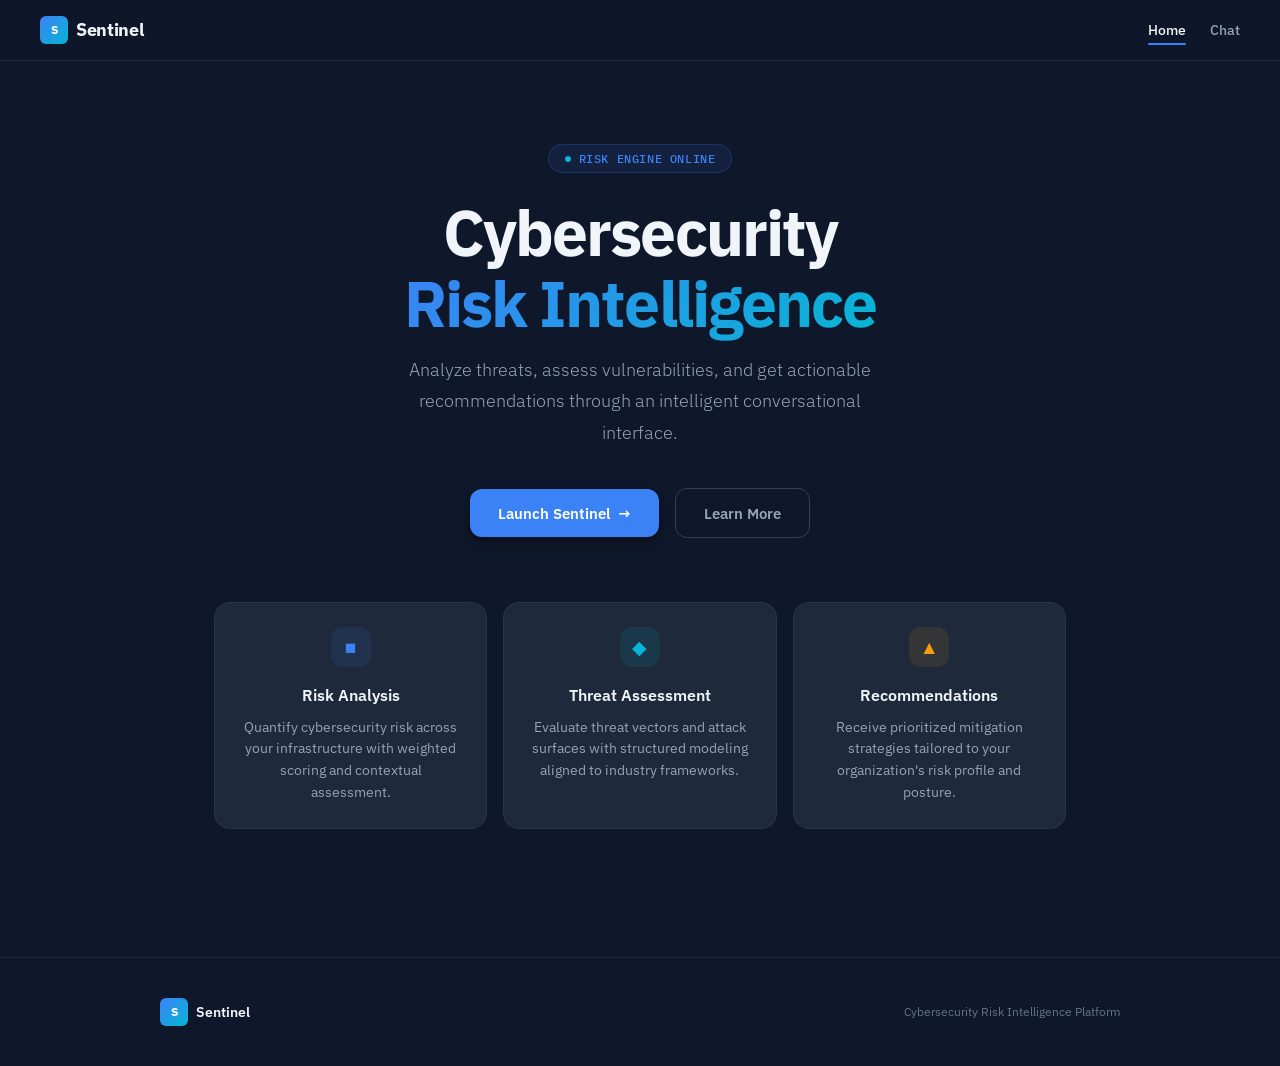
<file: frontend/index.html>
<!DOCTYPE html>
<html lang="en">

<head>
    <meta charset="UTF-8">
    <meta name="viewport" content="width=device-width, initial-scale=1.0">
    <title>Sentinel — Cybersecurity Risk Intelligence</title>
    <link rel="stylesheet" href="style.css">
</head>

<body class="landing">

    <!-- ========== Navigation ========== -->
    <nav class="nav">
        <a href="index.html" class="nav-brand">
            <span class="nav-brand-icon">S</span>
            Sentinel
        </a>
        <ul class="nav-links">
            <li><a href="index.html" class="active">Home</a></li>
            <li><a href="pages/chat.html">Chat</a></li>
        </ul>
    </nav>

    <!-- ========== Hero Section ========== -->
    <section class="hero">
        <div class="hero-content">
            <div class="hero-badge">
                <span class="hero-badge-dot"></span>
                Risk Engine Online
            </div>

            <h1 class="hero-title">
                Cybersecurity<br>
                <span class="hero-title-accent">Risk Intelligence</span>
            </h1>

            <p class="hero-subtitle">
                Analyze threats, assess vulnerabilities, and get actionable
                recommendations through an intelligent conversational interface.
            </p>

            <div class="hero-actions">
                <a href="pages/chat.html" class="btn btn-primary">
                    Launch Sentinel
                    <span class="btn-arrow">&#8594;</span>
                </a>
                <a href="#features" class="btn btn-ghost">
                    Learn More
                </a>
            </div>
        </div>

        <!-- Feature cards -->
        <div id="features" class="features">
            <div class="feature-card">
                <div class="feature-icon feature-icon--blue">&#9632;</div>
                <h3>Risk Analysis</h3>
                <p>Quantify cybersecurity risk across your infrastructure with weighted scoring and contextual
                    assessment.</p>
            </div>
            <div class="feature-card">
                <div class="feature-icon feature-icon--cyan">&#9670;</div>
                <h3>Threat Assessment</h3>
                <p>Evaluate threat vectors and attack surfaces with structured modeling aligned to industry frameworks.
                </p>
            </div>
            <div class="feature-card">
                <div class="feature-icon feature-icon--amber">&#9650;</div>
                <h3>Recommendations</h3>
                <p>Receive prioritized mitigation strategies tailored to your organization's risk profile and posture.
                </p>
            </div>
        </div>
    </section>


    <!-- ========== Footer ========== -->
    <footer class="footer">
        <div class="footer-inner">
            <div class="footer-brand">
                <span class="nav-brand-icon">S</span>
                <span>Sentinel</span>
            </div>
            <p class="footer-text">Cybersecurity Risk Intelligence Platform</p>
        </div>
    </footer>

</body>

</html>
</file>
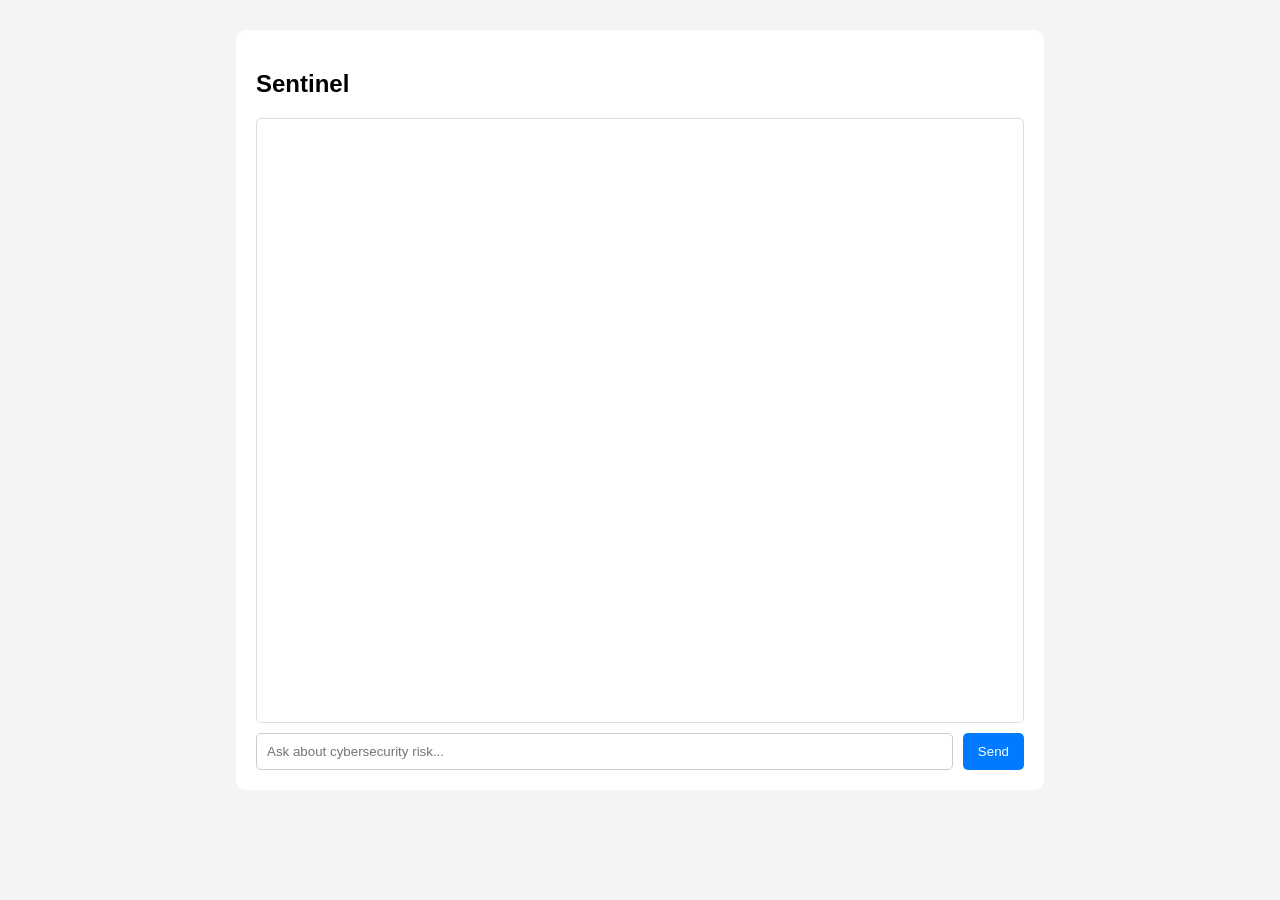
<file: frontend/public/index.html>
<!DOCTYPE html>
<html lang="en">
<head>
    <meta charset="UTF-8">
    <title>Sentinel</title>
    <link rel="stylesheet" href="style.css">
</head>

<body>

<div class="chat-container">

    <h2>Sentinel</h2>

    <div id="messages"></div>

    <div class="input-area">
        <input id="input" placeholder="Ask about cybersecurity risk..." />
        <button onclick="sendMessage()">Send</button>
    </div>

</div>

<script>
function addMessage(text, type) {
    const msg = document.createElement("div");
    msg.classList.add("message", type);
    msg.innerText = text;

    document.getElementById("messages").appendChild(msg);
}

function sendMessage() {
    const input = document.getElementById("input");
    const text = input.value;

    if (!text) return;

    // show user message
    addMessage(text, "user");

    input.value = "";

    // TEMP BOT RESPONSE (later replaced by Java backend)
    setTimeout(() => {
        addMessage("Processing your cybersecurity query...", "bot");
    }, 500);
}
</script>

</body>
</html>
</file>
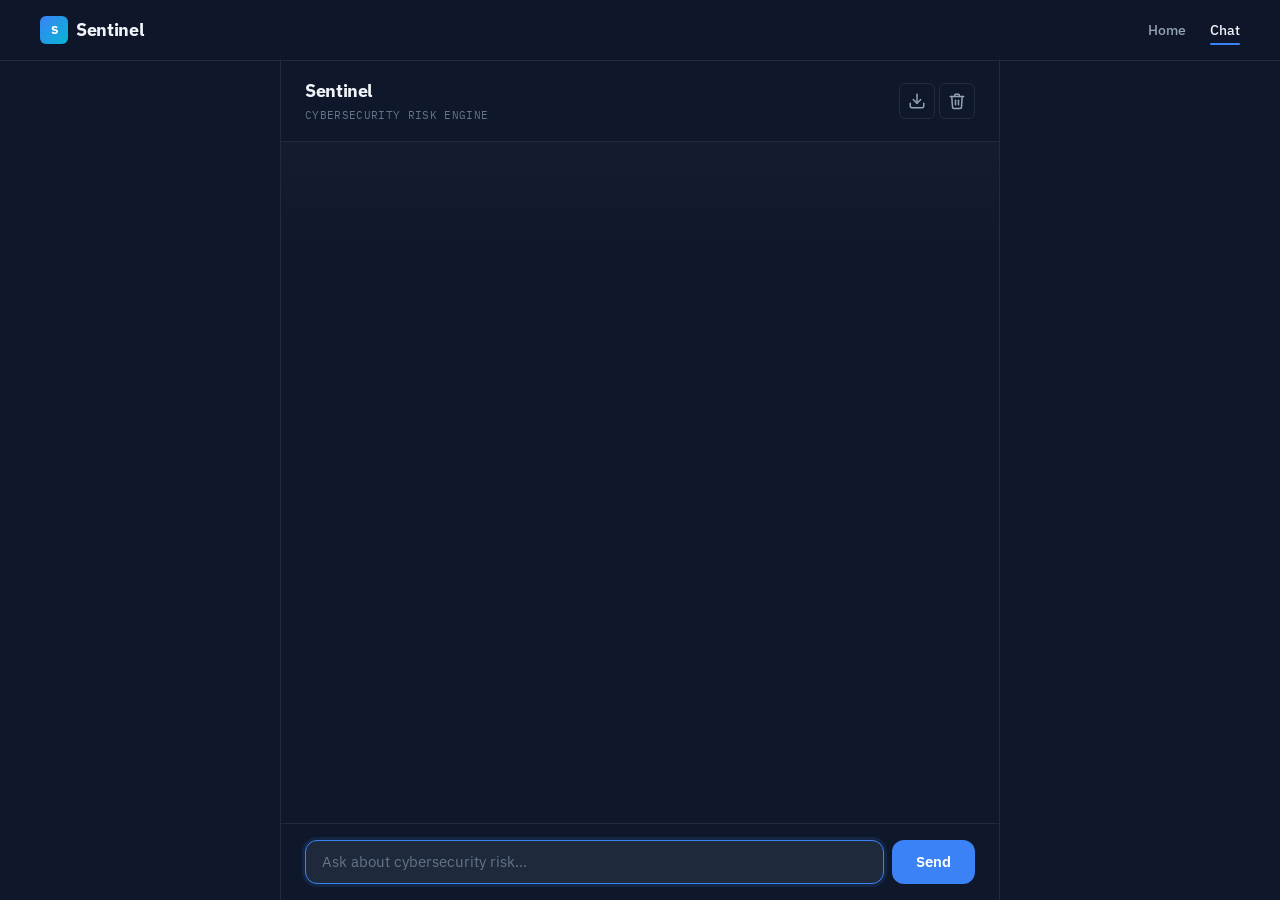
<file: frontend/pages/chat.html>
<!DOCTYPE html>
<html lang="en">

<head>
    <meta charset="UTF-8">
    <meta name="viewport" content="width=device-width, initial-scale=1.0">
    <title>Sentinel — Chat</title>
    <link rel="stylesheet" href="../style.css">
</head>

<body>

    <!-- ========== Navigation ========== -->
    <nav class="nav">
        <a href="../index.html" class="nav-brand">
            <span class="nav-brand-icon">S</span>
            Sentinel
        </a>
        <ul class="nav-links">
            <li><a href="../index.html">Home</a></li>
            <li><a href="chat.html" class="active">Chat</a></li>
        </ul>
    </nav>

    <!-- ========== Chat App Shell ========== -->
    <!--
        Structure matches what chat.js and style.css expect:
        - .app fills the viewport with flex column layout
        - .app-header sits at top with title/subtitle
        - .chat-window is the scrollable message area
        - #messages is the flex container for bubbles (chat.js appends here)
        - #typing-indicator shows animated dots (chat.js toggles .hidden)
        - .input-area has the form with #message-input and .send-button
    -->
    <div class="app">
        <div class="app-header">
            <div>
                <div class="app-title">Sentinel</div>
                <div class="app-subtitle">
                    <span id="connection-status" class="status-dot status-dot--checking" title="Checking connection..."></span>
                    Cybersecurity Risk Engine
                </div>
            </div>
            <div class="header-actions">
                <button id="export-chat-btn" class="header-action-btn" title="Export chat">
                    <svg width="18" height="18" viewBox="0 0 24 24" fill="none" stroke="currentColor" stroke-width="2"
                        stroke-linecap="round" stroke-linejoin="round">
                        <path d="M21 15v4a2 2 0 0 1-2 2H5a2 2 0 0 1-2-2v-4" />
                        <polyline points="7 10 12 15 17 10" />
                        <line x1="12" y1="15" x2="12" y2="3" />
                    </svg>
                </button>
                <button id="clear-chat-btn" class="header-action-btn header-action-btn--danger" title="Clear chat">
                    <svg width="18" height="18" viewBox="0 0 24 24" fill="none" stroke="currentColor" stroke-width="2"
                        stroke-linecap="round" stroke-linejoin="round">
                        <polyline points="3 6 5 6 21 6" />
                        <path d="M19 6l-1 14a2 2 0 0 1-2 2H8a2 2 0 0 1-2-2L5 6" />
                        <path d="M10 11v6" />
                        <path d="M14 11v6" />
                        <path d="M9 6V4a1 1 0 0 1 1-1h4a1 1 0 0 1 1 1v2" />
                    </svg>
                </button>
            </div>
        </div>

        <div class="chat-window">
            <div id="messages" class="messages"></div>

            <!-- Typing indicator — hidden by default, toggled by chat.js -->
            <div id="typing-indicator" class="typing-indicator hidden">
                <div class="typing-dot"></div>
                <div class="typing-dot"></div>
                <div class="typing-dot"></div>
            </div>
        </div>

        <form id="chat-form" class="input-area">
            <textarea id="message-input" class="message-input" placeholder="Ask about cybersecurity risk..."
                rows="1" autocomplete="off"></textarea>
            <button type="submit" class="send-button">Send</button>
        </form>
    </div>

    <!-- JS: api.js provides sendToServer(), chat.js handles all UI logic -->
    <script src="../js/api.js"></script>
    <script src="../js/chat.js"></script>

</body>

</html>
</file>
<file: frontend/style.css>
/*
 * style.css — Sentinel Cybersecurity Risk Platform
 *
 * Aesthetic: Corporate/refined dark
 * - Deep navy backgrounds with blue/cyan accents
 * - IBM Plex Sans for professional typography
 * - Clean lines, subtle gradients, glass-morphism nav
 *
 * Architecture:
 * - CSS custom properties at :root for instant theming
 * - Sections: Reset, Utilities, Nav, Landing, Chat, Footer, Responsive
 * - Mobile-first base styles, scale up via media queries
 */

/* ============================================================
   1. Google Fonts import
   ============================================================ */
@import url('https://fonts.googleapis.com/css2?family=IBM+Plex+Sans:wght@300;400;500;600;700&family=IBM+Plex+Mono:wght@400;500&display=swap');

/* ============================================================
   2. CSS Custom Properties (design tokens)
   ============================================================ */
:root {
    /* Core palette */
    --color-bg: #0f172a;
    --color-bg-deep: #020617;
    --color-surface: #1e293b;
    --color-surface-hover: #334155;
    --color-primary: #3b82f6;
    --color-primary-hover: #60a5fa;
    --color-accent: #06b6d4;

    /* Text */
    --color-text: #f1f5f9;
    --color-text-muted: #94a3b8;
    --color-text-dim: #64748b;

    /* Borders & shadows */
    --color-border: #334155;
    --color-border-subtle: rgba(51, 65, 85, 0.5);
    --shadow-sm: 0 1px 2px rgba(0, 0, 0, 0.3);
    --shadow-md: 0 4px 12px rgba(0, 0, 0, 0.4);
    --shadow-lg: 0 8px 32px rgba(0, 0, 0, 0.5);

    /* Chat-specific */
    --color-user-bubble: #3b82f6;
    --color-user-text: #ffffff;
    --color-bot-bubble: #1e293b;
    --color-bot-text: #f1f5f9;

    /* Spacing */
    --radius-sm: 6px;
    --radius-md: 12px;
    --radius-lg: 16px;
    --radius-xl: 24px;
    --spacing-xs: 4px;
    --spacing-sm: 8px;
    --spacing-md: 16px;
    --spacing-lg: 24px;
    --spacing-xl: 40px;
    --spacing-2xl: 64px;

    /* Typography */
    --font-family: 'IBM Plex Sans', -apple-system, BlinkMacSystemFont, sans-serif;
    --font-mono: 'IBM Plex Mono', 'SF Mono', 'Fira Code', monospace;

    /* Transitions */
    --transition-fast: 150ms ease;
    --transition-base: 250ms ease;
    --transition-slow: 400ms ease;
}

/* ============================================================
   3. Reset & Base
   ============================================================ */
*,
*::before,
*::after {
    box-sizing: border-box;
    margin: 0;
    padding: 0;
}

html {
    scroll-behavior: smooth;
}

html,
body {
    height: 100%;
}

/* Landing page needs to scroll; chat page stays locked */
body.landing {
    height: auto;
    overflow-x: hidden;
}

body {
    font-family: var(--font-family);
    font-size: 15px;
    line-height: 1.6;
    color: var(--color-text);
    background: var(--color-bg);
    -webkit-font-smoothing: antialiased;
    -moz-osx-font-smoothing: grayscale;
}

a {
    color: var(--color-primary);
    text-decoration: none;
    transition: color var(--transition-fast);
}

a:hover {
    color: var(--color-primary-hover);
}

/* ============================================================
   4. Screen-reader-only utility
   ============================================================ */
.sr-only {
    position: absolute;
    width: 1px;
    height: 1px;
    padding: 0;
    margin: -1px;
    overflow: hidden;
    clip: rect(0, 0, 0, 0);
    white-space: nowrap;
    border: 0;
}

/* ============================================================
   5. Navigation bar
   ============================================================
   Glass-morphism nav, fixed to top. Semi-transparent with
   backdrop-blur so content scrolls behind it elegantly.
*/
.nav {
    position: fixed;
    top: 0;
    left: 0;
    right: 0;
    z-index: 100;
    display: flex;
    align-items: center;
    justify-content: space-between;
    padding: var(--spacing-md) var(--spacing-xl);
    background: rgba(15, 23, 42, 0.8);
    backdrop-filter: blur(12px);
    -webkit-backdrop-filter: blur(12px);
    border-bottom: 1px solid var(--color-border-subtle);
}

.nav-brand {
    display: flex;
    align-items: center;
    gap: var(--spacing-sm);
    font-size: 1.1rem;
    font-weight: 700;
    color: var(--color-text);
    letter-spacing: -0.02em;
}

.nav-brand-icon {
    display: inline-flex;
    align-items: center;
    justify-content: center;
    width: 28px;
    height: 28px;
    background: linear-gradient(135deg, var(--color-primary), var(--color-accent));
    border-radius: var(--radius-sm);
    font-size: 0.75rem;
    font-weight: 700;
    color: #fff;
}

.nav-links {
    display: flex;
    align-items: center;
    gap: var(--spacing-lg);
    list-style: none;
}

.nav-links a {
    position: relative;
    font-size: 0.9rem;
    font-weight: 500;
    color: var(--color-text-muted);
    padding: var(--spacing-xs) 0;
    transition: color var(--transition-fast);
}

.nav-links a:hover,
.nav-links a.active {
    color: var(--color-text);
}

/* Accent underline for active link */
.nav-links a.active::after {
    content: '';
    position: absolute;
    bottom: -2px;
    left: 0;
    right: 0;
    height: 2px;
    background: var(--color-primary);
    border-radius: 1px;
}

/* ============================================================
   6. Landing page — Hero section
   ============================================================ */
.landing {
    min-height: 100vh;
    display: flex;
    flex-direction: column;
    overflow-x: hidden;
}

.hero {
    position: relative;
    flex: 1;
    display: flex;
    flex-direction: column;
    align-items: center;
    justify-content: center;
    text-align: center;
    padding: var(--spacing-2xl) var(--spacing-lg);
    padding-top: calc(80px + var(--spacing-2xl));
    /* offset for fixed nav */
    min-height: 100vh;
}

.hero-content {
    position: relative;
    z-index: 1;
    max-width: 640px;
    animation: fadeInUp 0.8s ease both;
}

.hero-badge {
    display: inline-flex;
    align-items: center;
    gap: var(--spacing-sm);
    padding: var(--spacing-xs) var(--spacing-md);
    background: rgba(59, 130, 246, 0.1);
    border: 1px solid rgba(59, 130, 246, 0.2);
    border-radius: 100px;
    font-family: var(--font-mono);
    font-size: 0.75rem;
    font-weight: 500;
    color: var(--color-primary);
    margin-bottom: var(--spacing-lg);
    letter-spacing: 0.05em;
    text-transform: uppercase;
}

.hero-badge-dot {
    width: 6px;
    height: 6px;
    border-radius: 50%;
    background: var(--color-accent);
}

.hero-title {
    font-size: clamp(2.5rem, 6vw, 4rem);
    font-weight: 700;
    line-height: 1.1;
    letter-spacing: -0.03em;
    color: var(--color-text);
    margin-bottom: var(--spacing-md);
}

.hero-title-accent {
    background: linear-gradient(135deg, var(--color-primary), var(--color-accent));
    -webkit-background-clip: text;
    -webkit-text-fill-color: transparent;
    background-clip: text;
}

.hero-subtitle {
    font-size: 1.15rem;
    font-weight: 300;
    color: var(--color-text-muted);
    line-height: 1.7;
    margin-bottom: var(--spacing-xl);
    max-width: 480px;
    margin-left: auto;
    margin-right: auto;
}

.hero-actions {
    display: flex;
    align-items: center;
    justify-content: center;
    gap: var(--spacing-md);
    flex-wrap: wrap;
}

/* ============================================================
   7. Buttons
   ============================================================ */
.btn {
    display: inline-flex;
    align-items: center;
    gap: var(--spacing-sm);
    padding: 12px 28px;
    border: none;
    border-radius: var(--radius-md);
    font-family: var(--font-family);
    font-size: 0.95rem;
    font-weight: 600;
    cursor: pointer;
    transition: all var(--transition-base);
    text-decoration: none;
}

.btn-primary {
    background: var(--color-primary);
    color: #fff;
    box-shadow: var(--shadow-md), 0 0 0 0 rgba(59, 130, 246, 0);
}

.btn-primary:hover {
    background: var(--color-primary-hover);
    color: #fff;
    box-shadow: var(--shadow-md), 0 0 24px rgba(59, 130, 246, 0.3);
    transform: translateY(-1px);
}

.btn-ghost {
    background: transparent;
    color: var(--color-text-muted);
    border: 1px solid var(--color-border);
}

.btn-ghost:hover {
    color: var(--color-text);
    border-color: var(--color-text-muted);
    background: rgba(255, 255, 255, 0.03);
}

.btn-arrow {
    transition: transform var(--transition-fast);
}

.btn:hover .btn-arrow {
    transform: translateX(3px);
}

/* ============================================================
   8. Feature cards
   ============================================================ */
.features {
    position: relative;
    z-index: 1;
    display: grid;
    grid-template-columns: repeat(auto-fit, minmax(260px, 1fr));
    gap: var(--spacing-md);
    max-width: 900px;
    margin-top: var(--spacing-2xl);
    margin-inline: auto;
    padding: 0 var(--spacing-lg) var(--spacing-2xl);
    animation: fadeInUp 0.8s ease 0.3s both;
}

.feature-card {
    padding: var(--spacing-lg);
    background: var(--color-surface);
    border: 1px solid var(--color-border-subtle);
    border-radius: var(--radius-lg);
    transition: all var(--transition-base);
}

.feature-card:hover {
    border-color: var(--color-border);
    background: var(--color-surface-hover);
    transform: translateY(-2px);
    box-shadow: var(--shadow-lg);
}

.feature-icon {
    display: inline-flex;
    align-items: center;
    justify-content: center;
    width: 40px;
    height: 40px;
    border-radius: var(--radius-md);
    font-size: 1.2rem;
    margin-bottom: var(--spacing-md);
}

.feature-icon--blue {
    background: rgba(59, 130, 246, 0.1);
    color: var(--color-primary);
}

.feature-icon--cyan {
    background: rgba(6, 182, 212, 0.1);
    color: var(--color-accent);
}

.feature-icon--amber {
    background: rgba(245, 158, 11, 0.1);
    color: #f59e0b;
}

.feature-card h3 {
    font-size: 1rem;
    font-weight: 600;
    margin-bottom: var(--spacing-sm);
    color: var(--color-text);
}

.feature-card p {
    font-size: 0.85rem;
    color: var(--color-text-muted);
    line-height: 1.6;
}

/* ============================================================
   9. Fade-in animation (shared)
   ============================================================ */
@keyframes fadeInUp {
    from {
        opacity: 0;
        transform: translateY(20px);
    }

    to {
        opacity: 1;
        transform: translateY(0);
    }
}

/* ============================================================
   10. Chat app shell layout
   ============================================================
   The .app container fills the viewport. Flexbox stacks
   header, chat area, and input vertically.
*/
.app {
    display: flex;
    flex-direction: column;
    height: 100vh;
    max-width: 720px;
    margin: 0 auto;
    background: var(--color-bg);
    border-left: 1px solid var(--color-border-subtle);
    border-right: 1px solid var(--color-border-subtle);
}

/* ============================================================
   11. Chat header
   ============================================================ */
.app-header {
    padding: var(--spacing-md) var(--spacing-lg);
    padding-top: calc(60px + var(--spacing-md));
    /* offset for fixed nav */
    border-bottom: 1px solid var(--color-border-subtle);
    background: var(--color-bg);
    display: flex;
    align-items: center;
    justify-content: space-between;
}

.app-title {
    font-size: 1.15rem;
    font-weight: 700;
    color: var(--color-text);
    letter-spacing: -0.02em;
}

.app-subtitle {
    font-family: var(--font-mono);
    font-size: 0.7rem;
    color: var(--color-text-dim);
    margin-top: 2px;
    letter-spacing: 0.03em;
    text-transform: uppercase;
}

.header-actions {
    display: flex;
    align-items: center;
    gap: var(--spacing-xs);
}

.header-action-btn {
    background: none;
    border: 1px solid var(--color-border-subtle);
    color: var(--color-text-muted);
    padding: var(--spacing-sm);
    border-radius: var(--radius-sm);
    cursor: pointer;
    transition: color var(--transition-fast), border-color var(--transition-fast);
    display: flex;
    align-items: center;
    justify-content: center;
}

.header-action-btn:hover {
    color: var(--color-text);
    border-color: var(--color-border);
}

.header-action-btn--danger:hover {
    color: #ef4444;
    border-color: #ef4444;
}

/* ============================================================
   12. Chat window & messages area
   ============================================================ */
.chat-window {
    flex: 1;
    overflow-y: auto;
    padding: var(--spacing-md) var(--spacing-lg);
    display: flex;
    flex-direction: column;
    /* Subtle gradient at top for depth */
    background: linear-gradient(180deg, rgba(30, 41, 59, 0.3) 0%, transparent 120px);
}

/* Scrollbar styling for the dark theme */
.chat-window::-webkit-scrollbar {
    width: 6px;
}

.chat-window::-webkit-scrollbar-track {
    background: transparent;
}

.chat-window::-webkit-scrollbar-thumb {
    background: var(--color-border);
    border-radius: 3px;
}

.chat-window::-webkit-scrollbar-thumb:hover {
    background: var(--color-surface-hover);
}

.messages {
    display: flex;
    flex-direction: column;
    gap: var(--spacing-sm);
    margin-top: auto;
}

/* ============================================================
   13. Message bubbles
   ============================================================ */
.message-wrapper {
    display: flex;
    flex-direction: column;
    max-width: 75%;
    gap: 4px;
    animation: messageIn 0.25s ease both;
}

.message-wrapper-user {
    align-self: flex-end;
    align-items: flex-end;
}

.message-wrapper-bot {
    position: relative;
    align-self: flex-start;
    align-items: flex-start;
}

.message {
    padding: var(--spacing-sm) var(--spacing-md);
    border-radius: var(--radius-md);
    word-wrap: break-word;
    white-space: pre-wrap;
    font-size: 0.93rem;
    line-height: 1.55;
    max-width: 100%;
}

.message-user {
    background: var(--color-user-bubble);
    color: var(--color-user-text);
    border-bottom-right-radius: var(--radius-sm);
    align-self: flex-end;
}

.message-bot {
    background: var(--color-bot-bubble);
    color: var(--color-bot-text);
    border-bottom-left-radius: var(--radius-sm);
    border: 1px solid var(--color-border-subtle);
}

.message-timestamp {
    font-size: 0.65rem;
    color: var(--color-text-dim);
    padding: 0 var(--spacing-xs);
}

/* ============================================================
   14. Copy button (bot messages)
   ============================================================ */
.copy-button {
    position: absolute;
    bottom: var(--spacing-xs);
    right: var(--spacing-xs);
    padding: 4px;
    background: transparent;
    border: 1px solid transparent;
    border-radius: var(--radius-sm);
    color: var(--color-text-dim);
    cursor: pointer;
    opacity: 0;
    transition: opacity var(--transition-fast), color var(--transition-fast), border-color var(--transition-fast);
}

.message-wrapper-bot:hover .copy-button {
    opacity: 1;
}

.copy-button:hover {
    color: var(--color-text);
    border-color: var(--color-border);
}

.copy-button.copied {
    color: #22c55e;
}

@keyframes messageIn {
    from {
        opacity: 0;
        transform: translateY(8px) scale(0.98);
    }

    to {
        opacity: 1;
        transform: translateY(0) scale(1);
    }
}

/* ============================================================
   14. Typing indicator
   ============================================================ */
.typing-indicator {
    display: flex;
    gap: 5px;
    padding: var(--spacing-sm) var(--spacing-md);
    width: fit-content;
    background: var(--color-bot-bubble);
    border: 1px solid var(--color-border-subtle);
    border-radius: var(--radius-md);
    border-bottom-left-radius: var(--radius-sm);
}

.typing-indicator.hidden {
    display: none;
}

.typing-dot {
    width: 7px;
    height: 7px;
    border-radius: 50%;
    background: var(--color-text-dim);
    animation: bounce 1.4s infinite ease-in-out;
}

.typing-dot:nth-child(2) {
    animation-delay: 0.2s;
}

.typing-dot:nth-child(3) {
    animation-delay: 0.4s;
}

@keyframes bounce {

    0%,
    60%,
    100% {
        transform: translateY(0);
        opacity: 0.3;
    }

    30% {
        transform: translateY(-5px);
        opacity: 1;
    }
}

/* ============================================================
   15. Input area
   ============================================================ */
.input-area {
    display: flex;
    gap: var(--spacing-sm);
    padding: var(--spacing-md) var(--spacing-lg);
    border-top: 1px solid var(--color-border-subtle);
    background: var(--color-bg);
}

.message-input {
    flex: 1;
    padding: 10px var(--spacing-md);
    background: var(--color-surface);
    border: 1.5px solid var(--color-border);
    border-radius: var(--radius-md);
    font-family: var(--font-family);
    font-size: 0.93rem;
    color: var(--color-text);
    outline: none;
    transition: border-color var(--transition-fast), box-shadow var(--transition-fast);
    /* Textarea-specific: disable manual resize, allow internal scrolling */
    resize: none;
    overflow-y: auto;
    min-height: 2.5rem;
    max-height: 9rem;
    line-height: 1.5;
}

.message-input::placeholder {
    color: var(--color-text-dim);
}

.message-input:focus {
    border-color: var(--color-primary);
    box-shadow: 0 0 0 3px rgba(59, 130, 246, 0.12);
}

.message-input:disabled {
    background: var(--color-bg-deep);
    cursor: not-allowed;
    opacity: 0.5;
}

/* ============================================================
   16. Send button
   ============================================================ */
.send-button {
    padding: 10px var(--spacing-lg);
    background: var(--color-primary);
    color: #fff;
    border: none;
    border-radius: var(--radius-md);
    font-family: var(--font-family);
    font-size: 0.93rem;
    font-weight: 600;
    cursor: pointer;
    transition: all var(--transition-fast);
}

.send-button:hover:not(:disabled) {
    background: var(--color-primary-hover);
    box-shadow: 0 0 16px rgba(59, 130, 246, 0.25);
}

.send-button:focus-visible {
    outline: 2px solid var(--color-primary);
    outline-offset: 2px;
}

.send-button:disabled {
    opacity: 0.4;
    cursor: not-allowed;
}

/* ============================================================
   17. Footer
   ============================================================ */
.footer {
    border-top: 1px solid var(--color-border-subtle);
    padding: var(--spacing-xl) var(--spacing-lg);
}

.footer-inner {
    max-width: 960px;
    margin: 0 auto;
    display: flex;
    align-items: center;
    justify-content: space-between;
}

.footer-brand {
    display: flex;
    align-items: center;
    gap: var(--spacing-sm);
    font-weight: 600;
    color: var(--color-text);
    font-size: 0.9rem;
}

.footer-text {
    font-size: 0.78rem;
    color: var(--color-text-dim);
}

/* ============================================================
   18. Responsive adjustments
   ============================================================ */
@media (max-width: 600px) {
    .nav {
        padding: var(--spacing-sm) var(--spacing-md);
    }

    .hero {
        padding: var(--spacing-xl) var(--spacing-md);
        padding-top: calc(60px + var(--spacing-xl));
    }

    .hero-title {
        font-size: 2rem;
    }

    .hero-subtitle {
        font-size: 1rem;
    }

    .features {
        padding: 0 var(--spacing-md) var(--spacing-xl);
        grid-template-columns: 1fr;
    }

    .app {
        max-width: 100%;
        border-left: none;
        border-right: none;
    }

    .chat-window,
    .input-area,
    .app-header {
        padding-left: var(--spacing-md);
        padding-right: var(--spacing-md);
    }

    .message {
        max-width: 85%;
    }

    .hero-actions {
        flex-direction: column;
    }

    .footer-inner {
        flex-direction: column;
        gap: var(--spacing-sm);
        text-align: center;
    }
}
</file>
<file: frontend/public/style.css>
body {
    font-family: Arial, sans-serif;
    margin: 0;
    background: #f4f4f4;
}

.chat-container {
    width: 60%;
    margin: auto;
    margin-top: 30px;
    background: white;
    border-radius: 10px;
    padding: 20px;
    height: 80vh;
    display: flex;
    flex-direction: column;
}

#messages {
    flex: 1;
    overflow-y: auto;
    padding: 10px;
    border: 1px solid #ddd;
    border-radius: 5px;
}

.message {
    margin: 10px 0;
    padding: 10px;
    border-radius: 8px;
    max-width: 70%;
}

.user {
    background: #d1e7ff;
    align-self: flex-end;
}

.bot {
    background: #e2e2e2;
    align-self: flex-start;
}

.input-area {
    display: flex;
    margin-top: 10px;
}

input {
    flex: 1;
    padding: 10px;
    border-radius: 5px;
    border: 1px solid #ccc;
}

button {
    margin-left: 10px;
    padding: 10px 15px;
    background: #007bff;
    color: white;
    border: none;
    border-radius: 5px;
    cursor: pointer;
}

button:hover {
    background: #0056b3;
}
</file>
